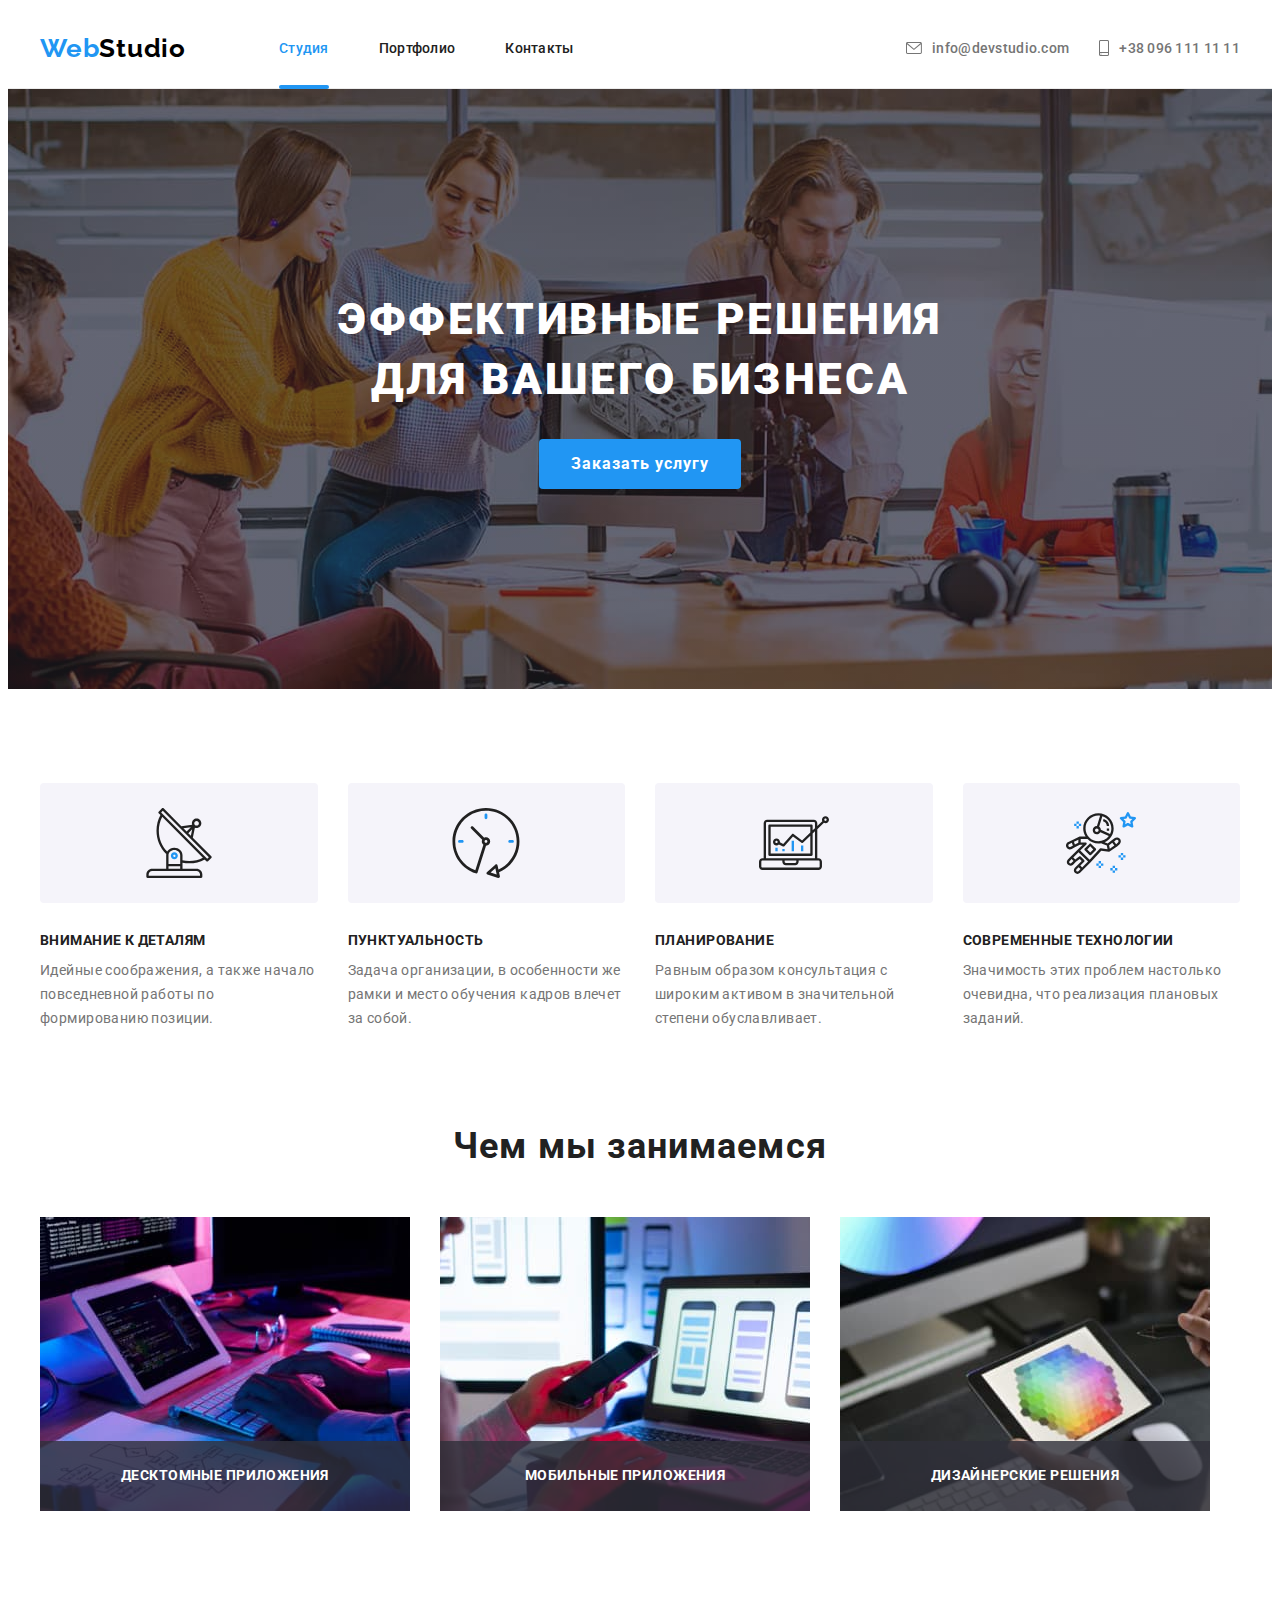
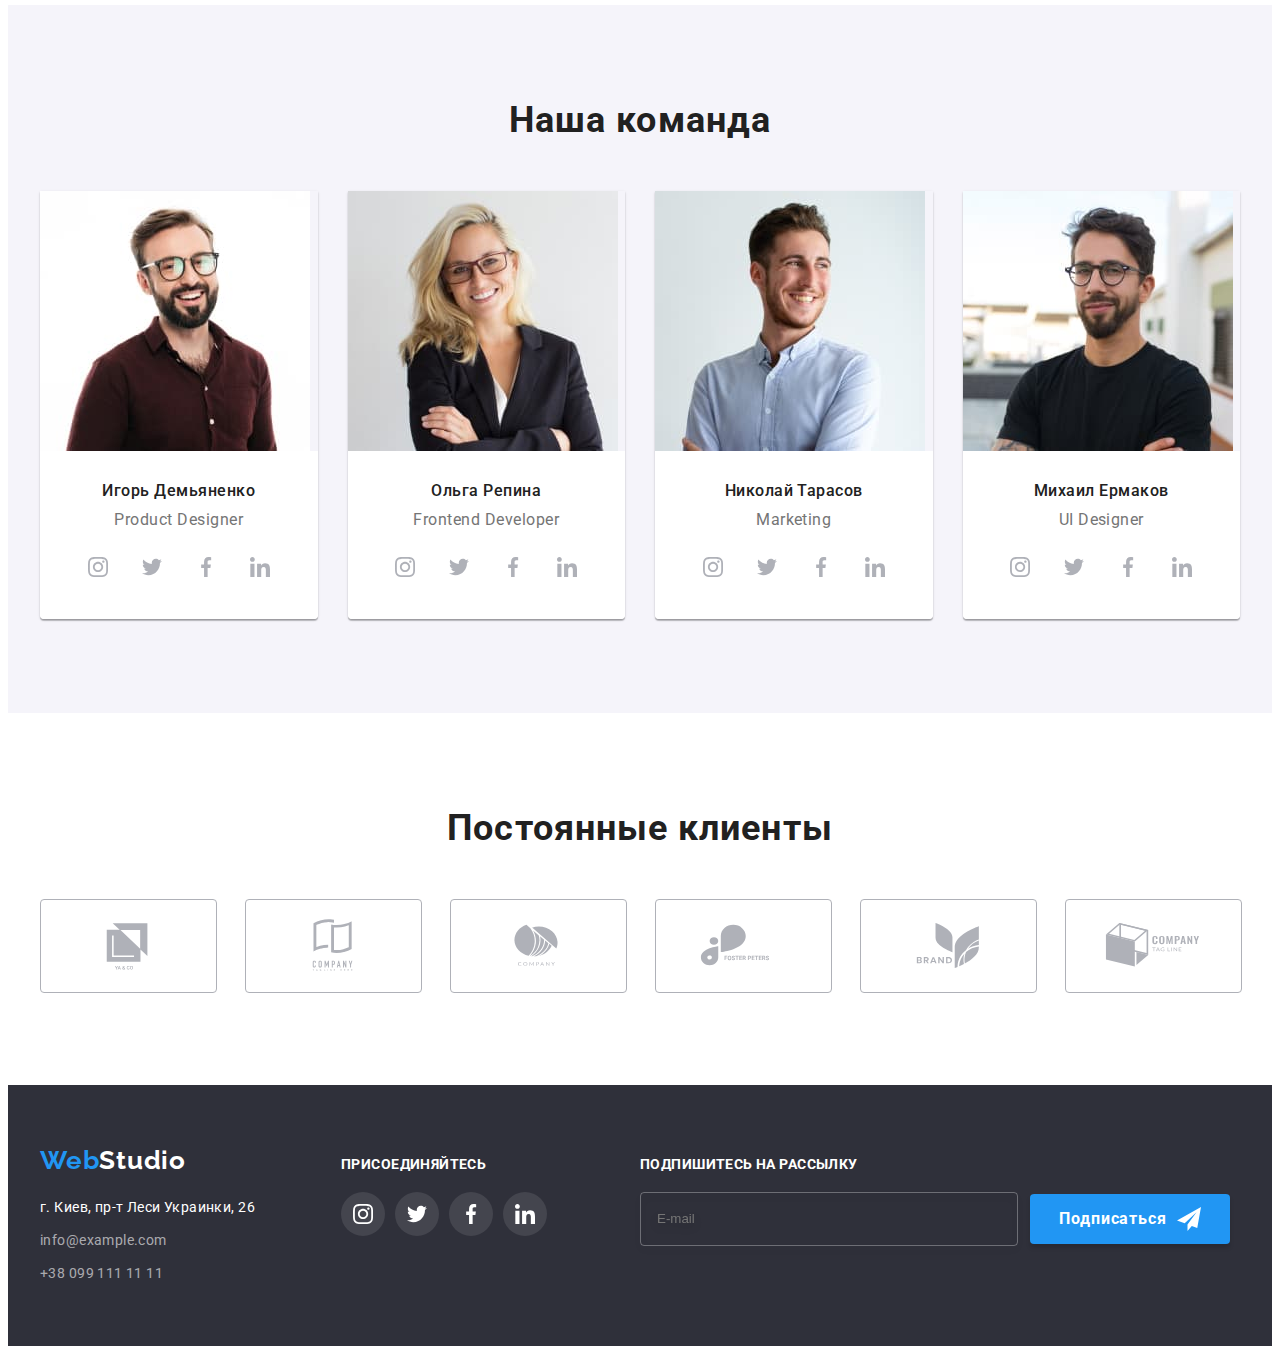
<file: index.html>
<!DOCTYPE html>
<html lang="ru">
  <head>
    <meta charset="UTF-8" />
    <meta http-equiv="X-UA-Compatible" content="IE=edge" />
    <meta name="viewport" content="width=device-width, initial-scale=1.0" />
    <title>WebStudio</title>
    <link
      rel="stylesheet"
      href="https://cdnjs.cloudflare.com/ajax/libs/modern-normalize/1.1.0/modern-normalize.min.css"
      integrity="sha512-wpPYUAdjBVSE4KJnH1VR1HeZfpl1ub8YT/NKx4PuQ5NmX2tKuGu6U/JRp5y+Y8XG2tV+wKQpNHVUX03MfMFn9Q=="
      crossorigin="anonymous"
      referrerpolicy="no-referrer"
    />
    <link
      href="https://fonts.googleapis.com/css2?family=Raleway:wght@700&family=Roboto:wght@400;500;700;900&display=swap"
      rel="stylesheet"
    />
    <link rel="stylesheet" href="./css/main.min.css" />
  </head>

  <body>
    <!-- HEADER -->

    <header class="header">
      <div class="container header__container">
        <a href="./index.html" class="logo">Web<span class="logo__dark">Studio</span></a>

        <button type="button" class="menu__open">
          <svg class="menu__icon" width="40" height="40">
            <use href="./images/icons.svg#icon-menu_40px-1"></use>
          </svg>
        </button>

        <nav class="nav">
          <ul class="nav__list">
            <li class="nav__item"><a class="nav__link nav__link--current" href="./index.html">Студия</a></li>
            <li class="nav__item"><a class="nav__link" href="./portfolio.html">Портфолио</a></li>
            <li class="nav__item"><a class="nav__link" href="">Контакты</a></li>
          </ul>
        </nav>

        <ul class="info">
          <li class="info__item">
            <a class="info__link" href="mailto:info@devstudio.com">
              <svg class="info__icon" width="16" height="12">
                <use href="./images/icons.svg#icon-envelope"></use>
              </svg>
              info@devstudio.com
            </a>
          </li>
          <li class="info__item">
            <a class="info__link" href="tel:+380961111111">
              <svg class="info__icon" width="10" height="16">
                <use href="./images/icons.svg#icon-smartphone"></use>
              </svg>
              +38 096 111 11 11
            </a>
          </li>
        </ul>

        <div class="menu is-hidden">

          <div class="menu-top">
            <button type="button" class="menu__close">
            <svg class="menu__icon" width="40" height="40">
              <use href="./images/icons.svg#icon-close_40px-1"></use>
            </svg>
          </button>

            <nav class="mobile">
            <ul class="mobile__list">
              <li class="mobile__item"><a class="mobile__link mobile__link--current" href="./index.html">Студия</a></li>
              <li class="mobile__item"><a class="mobile__link" href="./portfolio.html">Портфолио</a></li>
              <li class="mobile__item"><a class="mobile__link" href="">Контакты</a></li>
            </ul>
          </nav>
          </div>

          <div class="smenu-bottom">
            <ul class="contacts">
            <li class="contacts__item">
              <a class="contacts__link contacts__link--tel" href="tel:+380961111111">
              +38 096 111 11 11
              </a>
            </li>
            <li class="contacts__item">
              <a class="contacts__link" href="mailto:info@devstudio.com">
                info@devstudio.com
              </a>
            </li>
          </ul>

          <ul class="menu-social">
            <li class="menu-social__item">
              <a class="menu-social__link" href="">Instagram</a>
            </li">
            <li class="menu-social__item">
              <a class="menu-social__link" href="">Twitter</a>
            </li>
            <li class="menu-social__item">
              <a class="menu-social__link" href="">Facebook</a>
            </li>
            <li class="menu-social__item">
              <a class="menu-social__link" href="">Linkedin</a>
            </li>
          </ul>
          </div>
        </div>
      </div>
    </header>

    <main>
      <!-- SECTION HERO -->

      <section class="hero">
        <div class="container">
          <h1 class="hero__title">
            ЭФФЕКТИВНЫЕ РЕШЕНИЯ <br />
            ДЛЯ ВАШЕГО БИЗНЕСА
          </h1>

          <button type="button" class="hero__button" data-modal-open>
            Заказать услугу
          </button>
        </div>
      </section>

      <!-- SECTION FEATURES -->

      <section class="section">
        <div class="container">
          <h2 class="visually-hidden">Преимущества</h2>

          <ul class="features">
            <li class="features__item">
              <div class="features__div">
                <svg class="features__icon" width="70" height="70">
                  <use href="./images/icons.svg#icon-antenna-1"></use>
                </svg>
              </div>
              <h3 class="features__title">ВНИМАНИЕ К ДЕТАЛЯМ</h3>
              <p class="features__text">
                Идейные соображения, а также начало повседневной работы по формированию
                позиции.
              </p>
            </li>
            <li class="features__item">
              <div class="features__div">
                <svg class="features__icon" width="70" height="70">
                  <use href="./images/icons.svg#icon-clock-1"></use>
                </svg>
              </div>
              <h3 class="features__title">ПУНКТУАЛЬНОСТЬ</h3>
              <p class="features__text">
                Задача организации, в особенности же рамки и место обучения кадров влечет
                за собой.
              </p>
            </li>
            <li class="features__item">
              <div class="features__div">
                <svg class="features__icon" width="70" height="70">
                  <use href="./images/icons.svg#icon-diagram-1"></use>
                </svg>
              </div>
              <h3 class="features__title">ПЛАНИРОВАНИЕ</h3>
              <p class="features__text">
                Равным образом консультация с широким активом в значительной степени
                обуславливает.
              </p>
            </li>
            <li class="features__item">
              <div class="features__div">
                <svg class="features__icon" width="70" height="70">
                  <use href="./images/icons.svg#icon-astronaut-1"></use>
                </svg>
              </div>
              <h3 class="features__title">СОВРЕМЕННЫЕ ТЕХНОЛОГИИ</h3>
              <p class="features__text">
                Значимость этих проблем настолько очевидна, что реализация плановых
                заданий.
              </p>
            </li>
          </ul>
        </div>
      </section>

      <!-- SECTION WORKS -->

      <section class="section section--works section--no-padding-top">
        <div class="container">
          <h2 class="section__title">Чем мы занимаемся</h2>

          <ul class="works">
            <li class="works__item">
              <picture>
                <source
                  srcset="
                    ./images/desktop-imgs/works/works1-desktop@x1.jpg 1x,
                    ./images/desktop-imgs/works/works1-desktop@x2.jpg 2x
                  "
                  type="image/jpeg"
                  media="(min-width: 1200px)"
                />
                <img
                  src="./images/desktop-imgs/works/works1-desktop@x1.jpg"
                  alt="Человек печатает на клавиатуре"
                />
              </picture>
              <p class="works__text">ДЕСКТОМНЫЕ ПРИЛОЖЕНИЯ</p>
            </li>
            <li class="works__item">
              <picture>
                <source
                  srcset="
                    ./images/desktop-imgs/works/works2-desktop@x1.jpg 1x,
                    ./images/desktop-imgs/works/works2-desktop@x2.jpg 2x
                  "
                  type="image/jpeg"
                  media="(min-width: 1200px)"
                />
                <img
                  src="./images/desktop-imgs/works/works2-desktop@x1.jpg"
                  alt="Человек смотрит на телефон"
                />
              </picture>
              <p class="works__text">МОБИЛЬНЫЕ ПРИЛОЖЕНИЯ</p>
            </li>
            <li class="works__item">
              <picture>
                <source
                  srcset="
                    ./images/desktop-imgs/works/works3-desktop@x1.jpg 1x,
                    ./images/desktop-imgs/works/works3-desktop@x2.jpg 2x
                  "
                  type="image/jpeg"
                  media="(min-width: 1200px)"
                />
                <img
                  src="./images/desktop-imgs/works/works3-desktop@x1.jpg"
                  alt="Человек рисует на планшете"
                />
              </picture>
              <p class="works__text">ДИЗАЙНЕРСКИЕ РЕШЕНИЯ</p>
            </li>
          </ul>
        </div>
      </section>

      <!-- SECTION TEAM -->

      <section class="section section--team-background">
        <div class="container">
          <h2 class="section__title">Наша команда</h2>

          <ul class="team">
            <li class="team__item">
              <picture>
                <source
                  srcset="
                    ./images/desktop-imgs/team/igor-desktop@x1.jpg 1x,
                    ./images/desktop-imgs/team/igor-desktop@x2.jpg 2x
                  "
                  type="image/jpeg"
                  media="(min-width: 1200px)"
                />
                <source
                  srcset="
                    ./images/tablet-imgs/team/igor-tablet@x1.jpg 1x,
                    ./images/tablet-imgs/team/igor-tablet@x2.jpg 2x
                  "
                  type="image/jpeg"
                  media="(min-width: 768px)"
                />
                <source
                  srcset="
                    ./images/mobile-imgs/team/igor-mobile@x1.jpg 1x,
                    ./images/mobile-imgs/team/igor-mobile@x2.jpg 2x
                  "
                  type="image/jpeg"
                  media="(min-width: 320px)"
                />
                <img
                  src="./images/mobile-imgs/team/igor-mobile@x1.jpg"
                  alt="Фотография улыбающегося парня в очках"
                />
              </picture>
              <div class="team__div">
                <h3 class="team__title">Игорь Демьяненко</h3>
                <p class="team__text">Product Designer</p>
                <ul class="social">
                  <li class="social__item">
                    <a href="" class="social__link">
                      <svg class="social__icon" width="20" height="20">
                        <use href="./images/icons.svg#icon-instagram-2"></use>
                      </svg>
                    </a>
                  </li>
                  <li class="social__item">
                    <a href="" class="social__link">
                      <svg class="social__icon" width="20" height="20">
                        <use href="./images/icons.svg#icon-twitter-1"></use>
                      </svg>
                    </a>
                  </li>
                  <li class="social__item">
                    <a href="" class="social__link">
                      <svg class="social__icon" width="20" height="20">
                        <use href="./images/icons.svg#icon-facebook-1"></use>
                      </svg>
                    </a>
                  </li>
                  <li class="social__item">
                    <a href="" class="social__link">
                      <svg class="social__icon" width="20" height="20">
                        <use href="./images/icons.svg#icon-linkedin-1"></use>
                      </svg>
                    </a>
                  </li>
                </ul>
              </div>
            </li>

            <li class="team__item">
              <picture>
                <source
                  srcset="
                    ./images/desktop-imgs/team/olga-desktop@x1.jpg 1x,
                    ./images/desktop-imgs/team/olga-desktop@x2.jpg 2x
                  "
                  type="image/jpeg"
                  media="(min-width: 1200px)"
                />
                <source
                  srcset="
                    ./images/tablet-imgs/team/olga-tablet@x1.jpg 1x,
                    ./images/tablet-imgs/team/olga-tablet@x2.jpg 2x
                  "
                  type="image/jpeg"
                  media="(min-width: 768px)"
                />
                <source
                  srcset="
                    ./images/mobile-imgs/team/olga-mobile@x1.jpg 1x,
                    ./images/mobile-imgs/team/olga-mobile@x2.jpg 2x
                  "
                  type="image/jpeg"
                  media="(min-width: 320px)"
                />
                <img
                  src="./images/mobile-imgs/team/olga-mobile@x1.jpg"
                  alt="Фотография девушки в очках"
                />
              </picture>
              <div class="team__div">
                <h3 class="team__title">Ольга Репина</h3>
                <p class="team__text">Frontend Developer</p>
                <ul class="social">
                  <li class="social__item">
                    <a href="" class="social__link">
                      <svg class="social__icon" width="20" height="20">
                        <use href="./images/icons.svg#icon-instagram-2"></use>
                      </svg>
                    </a>
                  </li>
                  <li class="social__item">
                    <a href="" class="social__link">
                      <svg class="social__icon" width="20" height="20">
                        <use href="./images/icons.svg#icon-twitter-1"></use>
                      </svg>
                    </a>
                  </li>
                  <li class="social__item">
                    <a href="" class="social__link">
                      <svg class="social__icon" width="20" height="20">
                        <use href="./images/icons.svg#icon-facebook-1"></use>
                      </svg>
                    </a>
                  </li>
                  <li class="social__item">
                    <a href="" class="social__link">
                      <svg class="social__icon" width="20" height="20">
                        <use href="./images/icons.svg#icon-linkedin-1"></use>
                      </svg>
                    </a>
                  </li>
                </ul>
              </div>
            </li>

            <li class="team__item">
              <picture>
                <source
                  srcset="
                    ./images/desktop-imgs/team/nikolay-desktop@x1.jpg 1x,
                    ./images/desktop-imgs/team/nikolay-desktop@x2.jpg 2x
                  "
                  type="image/jpeg"
                  media="(min-width: 1200px)"
                />
                <source
                  srcset="
                    ./images/tablet-imgs/team/nikolay-tablet@x1.jpg 1x,
                    ./images/tablet-imgs/team/nikolay-tablet@x2.jpg 2x
                  "
                  type="image/jpeg"
                  media="(min-width: 768px)"
                />
                <source
                  srcset="
                    ./images/mobile-imgs/team/nikolay-mobile@x1.jpg 1x,
                    ./images/mobile-imgs/team/nikolay-mobile@x2.jpg 2x
                  "
                  type="image/jpeg"
                  media="(min-width: 320px)"
                />
                <img
                  src="./images/mobile-imgs/team/nikolay-mobile@x1.jpg"
                  alt="Фотография улыбающегося парня"
                />
              </picture>
              <div class="team__div">
                <h3 class="team__title">Николай Тарасов</h3>
                <p class="team__text">Marketing</p>
                <ul class="social">
                  <li class="social__item">
                    <a href="" class="social__link">
                      <svg class="social__icon" width="20" height="20">
                        <use href="./images/icons.svg#icon-instagram-2"></use>
                      </svg>
                    </a>
                  </li>
                  <li class="social__item">
                    <a href="" class="social__link">
                      <svg class="social__icon" width="20" height="20">
                        <use href="./images/icons.svg#icon-twitter-1"></use>
                      </svg>
                    </a>
                  </li>
                  <li class="social__item">
                    <a href="" class="social__link">
                      <svg class="social__icon" width="20" height="20">
                        <use href="./images/icons.svg#icon-facebook-1"></use>
                      </svg>
                    </a>
                  </li>
                  <li class="social__item">
                    <a href="" class="social__link">
                      <svg class="social__icon" width="20" height="20">
                        <use href="./images/icons.svg#icon-linkedin-1"></use>
                      </svg>
                    </a>
                  </li>
                </ul>
              </div>
            </li>

            <li class="team__item">
              <picture>
                <source
                  srcset="
                    ./images/desktop-imgs/team/mihail-desktop@x1.jpg 1x,
                    ./images/desktop-imgs/team/mihail-desktop@x2.jpg 2x
                  "
                  type="image/jpeg"
                  media="(min-width: 1200px)"
                />
                <source
                  srcset="
                    ./images/tablet-imgs/team/mihail-tablet@x1.jpg 1x,
                    ./images/tablet-imgs/team/mihail-tablet@x2.jpg 2x
                  "
                  type="image/jpeg"
                  media="(min-width: 768px)"
                />
                <source
                  srcset="
                    ./images/mobile-imgs/team/mihail-mobile@x1.jpg 1x,
                    ./images/mobile-imgs/team/mihail-mobile@x2.jpg 2x
                  "
                  type="image/jpeg"
                  media="(min-width: 320px)"
                />
                <img
                  src="./images/mobile-imgs/team/mihail-mobile@x1.jpg"
                  alt="Фотография парня в очках"
                />
              </picture>
              <div class="team__div">
                <h3 class="team__title">Михаил Ермаков</h3>
                <p class="team__text">UI Designer</p>
                <ul class="social">
                  <li class="social__item">
                    <a href="" class="social__link">
                      <svg class="social__icon" width="20" height="20">
                        <use href="./images/icons.svg#icon-instagram-2"></use>
                      </svg>
                    </a>
                  </li>
                  <li class="social__item">
                    <a href="" class="social__link">
                      <svg class="social__icon" width="20" height="20">
                        <use href="./images/icons.svg#icon-twitter-1"></use>
                      </svg>
                    </a>
                  </li>
                  <li class="social__item">
                    <a href="" class="social__link">
                      <svg class="social__icon" width="20" height="20">
                        <use href="./images/icons.svg#icon-facebook-1"></use>
                      </svg>
                    </a>
                  </li>
                  <li class="social__item">
                    <a href="" class="social__link">
                      <svg class="social__icon" width="20" height="20">
                        <use href="./images/icons.svg#icon-linkedin-1"></use>
                      </svg>
                    </a>
                  </li>
                </ul>
              </div>
            </li>
          </ul>
        </div>
      </section>

      <!-- SECTION COMPANY -->

      <section class="section">
        <div class="container">
          <h2 class="section__title">Постоянные клиенты</h2>

          <ul class="company">
            <li class="company__item">
              <a href="" class="company__link">
                <svg class="company__icon" width="106" height="60">
                  <use href="./images/icons.svg#icon-Logo"></use>
                </svg>
              </a>
            </li>
            <li class="company__item">
              <a href="" class="company__link">
                <svg class="company__icon" width="106" height="60">
                  <use href="./images/icons.svg#icon-Logo-1"></use>
                </svg>
              </a>
            </li>
            <li class="company__item">
              <a href="" class="company__link">
                <svg class="company__icon" width="106" height="60">
                  <use href="./images/icons.svg#icon-Logo-2"></use>
                </svg>
              </a>
            </li>
            <li class="company__item">
              <a href="" class="company__link">
                <svg class="company__icon" width="106" height="60">
                  <use href="./images/icons.svg#icon-Logo-3"></use>
                </svg>
              </a>
            </li>
            <li class="company__item">
              <a href="" class="company__link">
                <svg class="company__icon" width="106" height="60">
                  <use href="./images/icons.svg#icon-Logo-4"></use>
                </svg>
              </a>
            </li>
            <li class="company__item">
              <a href="" class="company__link">
                <svg class="company__icon" width="106" height="60">
                  <use href="./images/icons.svg#icon-Logo-5"></use>
                </svg>
              </a>
            </li>
          </ul>
        </div>
      </section>
    </main>

    <!-- SECTION FOOTER -->

    <footer class="footer footer-section">
      <div class="container">
        <div class="footer__content">
          <div class="footer__tablet">
            <div class="footer__first">
            <a href="/index.html" class="logo__footer">Web<span class="logo__white">Studio</span></a>

            <address class="address">
            <ul class="address__list">
              <li class="address__item">
                <a class="address__link" href="http://surl.li/anqcu">г. Киев, пр-т Леси Украинки, 26</a>
              </li>
              <li class="address__item">
                <a class="address__link-footer" href="mailto:info@example.com">info@example.com</a>
              </li>
              <li class="address__item">
                <a class="address__link-footer" href="tel:+380991111111">+38 099 111 11 11</a>
              </li>
            </ul>
            </address>  
          </div>

          <div class="footer-social">
            <p class="footer-social__text">ПРИСОЕДИНЯЙТЕСЬ</p>

           <ul class="footer-social__list">
                  <li class="footer-social__item">
                    <a href="" class="footer-social__link">
                      <svg class="footer-social__icon" width="20" height="20">
                        <use href="./images/icons.svg#icon-instagram-2"></use>
                      </svg>
                    </a>
                  </li>
                  <li class="footer-social__item">
                    <a href="" class="footer-social__link">
                      <svg class="footer-social__icon" width="20" height="20">
                        <use href="./images/icons.svg#icon-twitter-1"></use>
                      </svg>
                    </a>
                  </li>
                  <li class="footer-social__item">
                    <a href="" class="footer-social__link">
                      <svg class="footer-social__icon" width="20" height="20">
                        <use href="./images/icons.svg#icon-facebook-1"></use>
                      </svg>
                    </a>
                  </li>
                  <li class="footer-social__item">
                    <a href="" class="footer-social__link">
                      <svg class="footer-social__icon" width="20" height="20">
                        <use href="./images/icons.svg#icon-linkedin-1"></use>
                      </svg>
                    </a>
                  </li>
                </ul>
          </div>
          </div>

          <div class="footer-form">
          <p class="footer-form__title">ПОДПИШИТЕСЬ НА РАССЫЛКУ</p>

          <form class="footer-form__form">
            <input type="email" name="footer-email" id="footer-email" class="footer-form__input" placeholder="E-mail">
            <button type="submit" class="footer-form__btn">Подписаться
              <svg class="footer-form__icon" width="24" height="24">
                <use href="./images/icons.svg#icon-icon-send-1"></use>
              </svg>
            </button>
          </form>
          </div>
        </div>
      </div>
    </footer>

    <!-- МОДАЛЬНОЕ ОКНО -->

    <div class="backdrop is-hidden" data-modal>
      <div class="modal">
        <button type="button" class="modal__btn" data-modal-close>
          <svg class="modal__icon" width="18" height="18">
            <use href="./images/icons.svg#icon-close-black-1"></use>
          </svg>
        </button>

        <form class="form">
          <p class="form__title">Оставьте свои данные, мы вам перезвоним</p>

          <div class="form__field">
            <label for="user-name" class="form__label">Имя</label>
            <div class="form__wrap">
              <input type="text" name="user-name" class="form__input" id="user-name">
              <svg class="form__icon" width="18" height="18">
                <use href="./images/icons.svg#icon-person-black-1"></use>
              </svg>
            </div>
          </div>

          <div class="form__field">
            <label for="user-tel" class="form__label">Телефон</label>
            <div class="form__wrap">
              <input type="tel" name="user-tel" class="form__input" id="user-tel">
              <svg class="form__icon" width="18" height="18">
                <use href="./images/icons.svg#icon-phone-black-1"></use>
              </svg>
            </div>
          </div>

          <div class="form__field">
            <label for="user-email" class="form__label">Почта</label>
            <div class="form__wrap">
              <input type="email" name="user-email" class="form__input" id="user-email">
              <svg class="form__icon" width="18" height="18">
                <use href="./images/icons.svg#icon-email-black-1"></use>
              </svg>
            </div>
          </div>

          <div class="form__textarea">
            <label for="user-text" class="form__label">Комментарий</label>
            <textarea name="user-text" id="user-text" placeholder="Введите текст" class="form__text"></textarea>
          </div>

          <div class="form__check-field">
            <label class="form__check-label">
              <input type="checkbox" name="modal-check" class="form__check-input visually-hidden">
                <svg class="form__start-icon" width="16" height="15">
                  <use href="./images/icons.svg#icon-Vector-1"></use>
                </svg>
                <svg class="form__finish-icon" width="16" height="15">
                  <use href="./images/icons.svg#icon-icon-check-1"></use>
                </svg>
              Соглашаюсь с рассылкой и принимаю
              <a href="" class="form__link">Условия договора</a>
            </label>
          </div>

          <button type="submit" class="form__btn">Отправить</button>
        </form>
      </div>
    </div>
    <script src="./js/modal.js"></script>
    <script src="./js/mobile-menu.js"></script>
  </body>
</html>
</file>
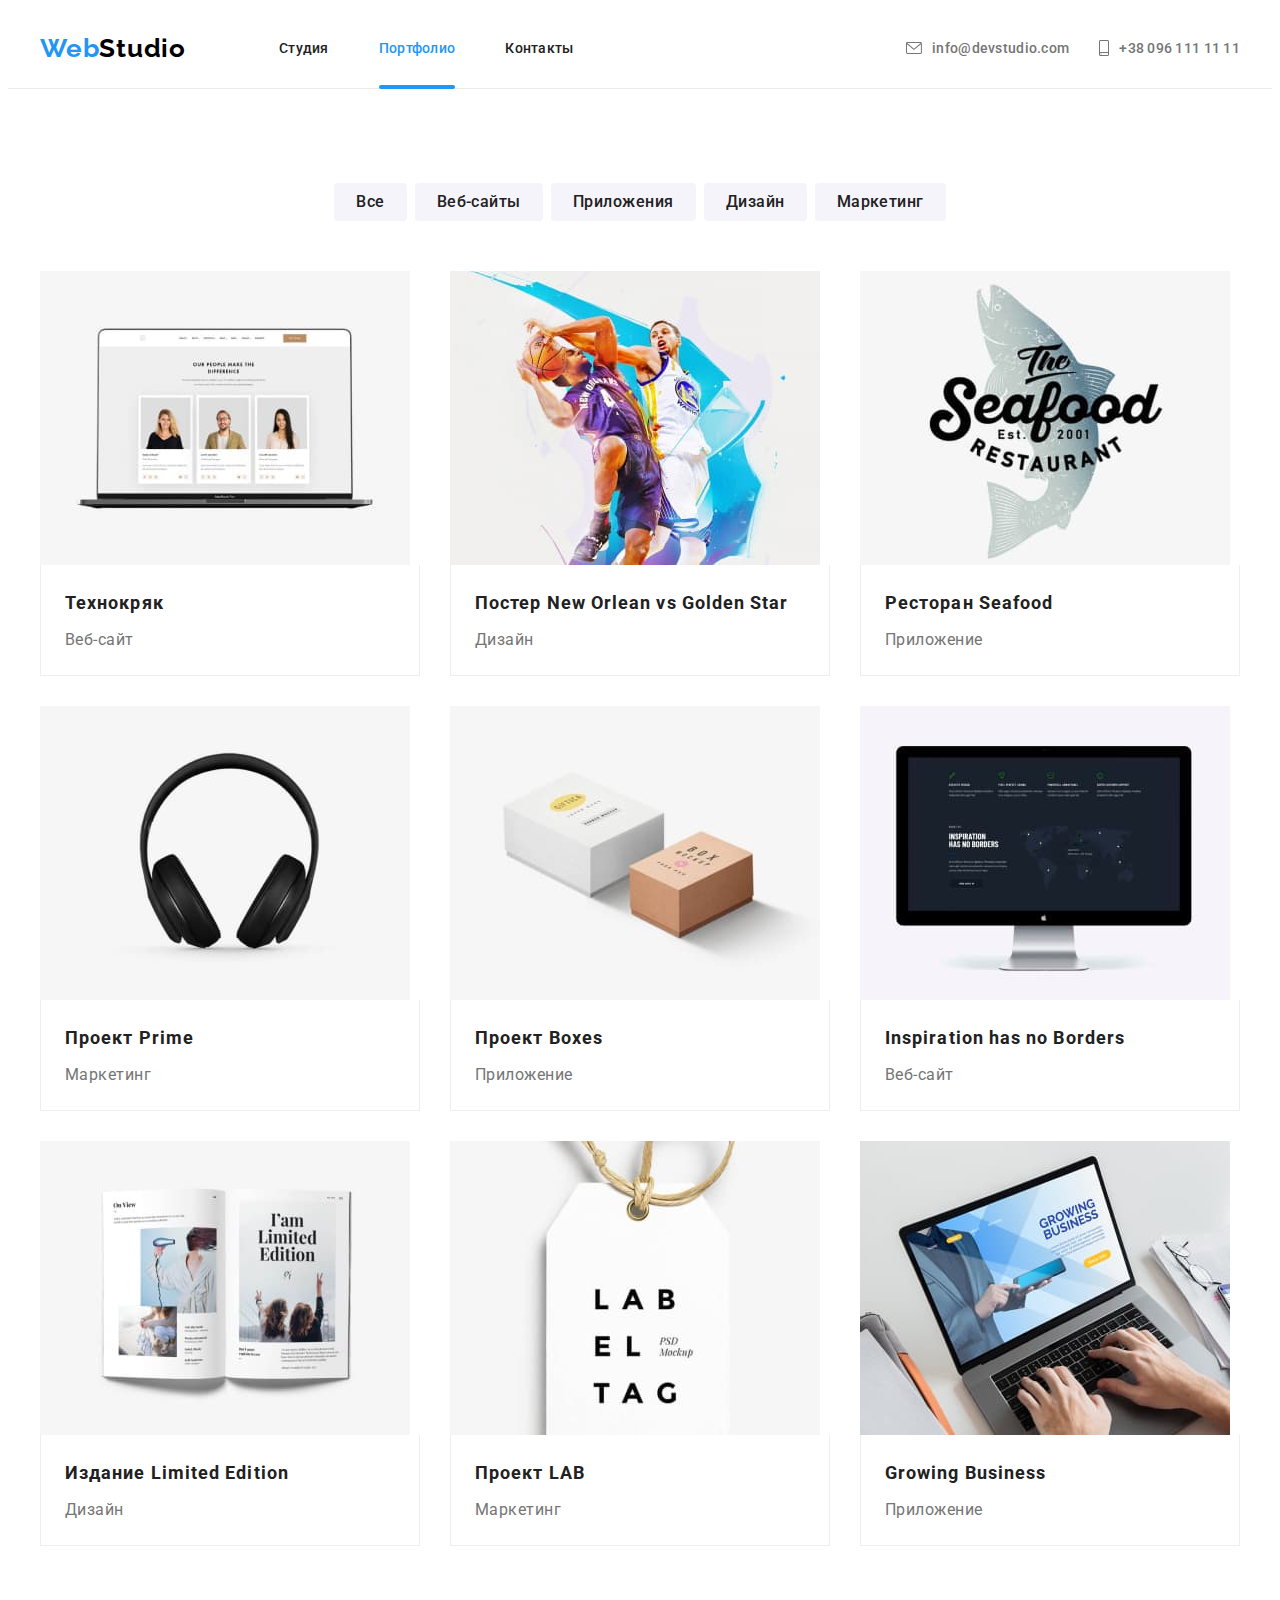
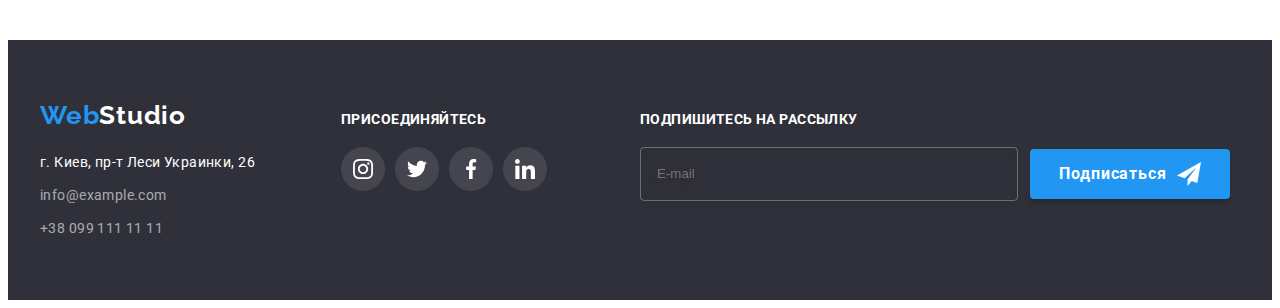
<file: portfolio.html>
<!DOCTYPE html>
<html lang="ru">
  <head>
    <meta charset="UTF-8" />
    <meta http-equiv="X-UA-Compatible" content="IE=edge" />
    <meta name="viewport" content="width=device-width, initial-scale=1.0" />
    <title>WebStudio</title>
    <link
      rel="stylesheet"
      href="https://cdnjs.cloudflare.com/ajax/libs/modern-normalize/1.1.0/modern-normalize.min.css"
      integrity="sha512-wpPYUAdjBVSE4KJnH1VR1HeZfpl1ub8YT/NKx4PuQ5NmX2tKuGu6U/JRp5y+Y8XG2tV+wKQpNHVUX03MfMFn9Q=="
      crossorigin="anonymous"
      referrerpolicy="no-referrer"
    />
    <link
      href="https://fonts.googleapis.com/css2?family=Raleway:wght@700&family=Roboto:wght@400;500;700;900&display=swap"
      rel="stylesheet"
    />
    <link rel="stylesheet" href="./css/main.min.css">
  </head>

  <body>

    <header class="header">
      <div class="container header__container">
        <a href="./index.html" class="logo">Web<span class="logo__dark">Studio</span></a>

        <button type="button" class="menu__open">
          <svg class="menu__icon" width="40" height="40">
            <use href="./images/icons.svg#icon-menu_40px-1"></use>
          </svg>
        </button>

        <nav class="nav">
          <ul class="nav__list">
            <li class="nav__item"><a class="nav__link" href="./index.html">Студия</a></li>
            <li class="nav__item"><a class="nav__link nav__link--current" href="./portfolio.html">Портфолио</a></li>
            <li class="nav__item"><a class="nav__link" href="">Контакты</a></li>
          </ul>
        </nav>

        <ul class="info">
          <li class="info__item">
            <a class="info__link" href="mailto:info@devstudio.com">
              <svg class="info__icon" width="16" height="12">
                <use href="./images/icons.svg#icon-envelope"></use>
              </svg>
              info@devstudio.com
            </a>
          </li>
          <li class="info__item">
            <a class="info__link" href="tel:+380961111111">
              <svg class="info__icon" width="10" height="16">
                <use href="./images/icons.svg#icon-smartphone"></use>
              </svg>
              +38 096 111 11 11
            </a>
          </li>
        </ul>

        <div class="menu is-hidden">

          <div class="menu-top">
            <button type="button" class="menu__close">
            <svg class="menu__icon" width="40" height="40">
              <use href="./images/icons.svg#icon-close_40px-1"></use>
            </svg>
          </button>

            <nav class="mobile">
            <ul class="mobile__list">
              <li class="mobile__item"><a class="mobile__link" href="./index.html">Студия</a></li>
              <li class="mobile__item"><a class="mobile__link mobile__link--current" href="./portfolio.html">Портфолио</a></li>
              <li class="mobile__item"><a class="mobile__link" href="">Контакты</a></li>
            </ul>
          </nav>
          </div>

          <div class="smenu-bottom">
            <ul class="contacts">
            <li class="contacts__item">
              <a class="contacts__link contacts__link--tel" href="tel:+380961111111">
              +38 096 111 11 11
              </a>
            </li>
            <li class="contacts__item">
              <a class="contacts__link" href="mailto:info@devstudio.com">
                info@devstudio.com
              </a>
            </li>
          </ul>

          <ul class="menu-social">
            <li class="menu-social__item">
              <a class="menu-social__link" href="">Instagram</a>
            </li">
            <li class="menu-social__item">
              <a class="menu-social__link" href="">Twitter</a>
            </li>
            <li class="menu-social__item">
              <a class="menu-social__link" href="">Facebook</a>
            </li>
            <li class="menu-social__item">
              <a class="menu-social__link" href="">Linkedin</a>
            </li>
          </ul>
          </div>
        </div>
      </div>
    </header>

    <main>
      <section class="section">
        <div class=" container">
          <h1 hidden>Наши работы</h1>

          <ul class="filter">
            <li class="filter__item"><button class="filter__btn" type="button">Все</button></li>
            <li class="filter__item"><button class="filter__btn" type="button">Веб-сайты</button></li>
            <li class="filter__item"><button class="filter__btn" type="button">Приложения</button></li>
            <li class="filter__item"><button class="filter__btn" type="button">Дизайн</button></li>
            <li class="filter__item"><button class="filter__btn" type="button">Маркетинг</button></li>
          </ul>

          <ul class="projects">
            <li class="projects__item">
              <a class="projects__link" href="">
                <div class="projects__wrap">
                  <picture>
                    <source
                      srcset="
                        ./images/desktop-imgs/portfolio/portfolio-1-desktop@x1.jpg 1x,
                        ./images/desktop-imgs/portfolio/portfolio-1-desktop@x2.jpg 2x
                      "
                      type="image/jpeg"
                      media="(min-width: 1200px)"
                    />
                    <source
                      srcset="
                        ./images/tablet-imgs/portfolio/portfolio-1-tablet@x1.jpg 1x,
                        ./images/tablet-imgs/portfolio/portfolio-1-tablet@x2.jpg 2x
                      "
                      type="image/jpeg"
                      media="(min-width: 768px)"
                    />
                    <source
                      srcset="
                        ./images/mobile-imgs/portfolio/portfolio-1-mobile@x1.jpg 1x,
                        ./images/mobile-imgs/portfolio/portfolio-1-mobile@x2.jpg 2x
                      "
                      type="image/jpeg"
                      media="(min-width: 320px)"
                    />
                    <img
                      src="./images/mobile-imgs/portfolio/portfolio-1-mobile@x1.jpg"
                      alt="Фотография девушки в очках"
                    />
                  </picture>
                  <p class="projects__wrap-text">
                    Технокряк это современная площадка распространения коронавируса. Компании используют эту платформу для цифрового шпионажа и атак на защищённые сервера конкурентов.
                  </p>
                </div>
                <div class="projects__div">
                  <h2 class="projects__title">Технокряк</h2>
                  <p class="projects__text">Веб-сайт</p>
                </div>
              </a>
            </li>

            <li class="projects__item">
              <a class="projects__link" href="">
                <div class="projects__wrap">
                  <picture>
                    <source
                      srcset="
                        ./images/desktop-imgs/portfolio/portfolio-2-desktop@x1.jpg 1x,
                        ./images/desktop-imgs/portfolio/portfolio-2-desktop@x2.jpg 2x
                      "
                      type="image/jpeg"
                      media="(min-width: 1200px)"
                    />
                    <source
                      srcset="
                        ./images/tablet-imgs/portfolio/portfolio-2-tablet@x1.jpg 1x,
                        ./images/tablet-imgs/portfolio/portfolio-2-tablet@x2.jpg 2x
                      "
                      type="image/jpeg"
                      media="(min-width: 768px)"
                    />
                    <source
                      srcset="
                        ./images/mobile-imgs/portfolio/portfolio-2-mobile@x1.jpg 1x,
                        ./images/mobile-imgs/portfolio/portfolio-2-mobile@x2.jpg 2x
                      "
                      type="image/jpeg"
                      media="(min-width: 320px)"
                    />
                    <img
                      src="./images/mobile-imgs/portfolio/portfolio-2-mobile@x1.jpg"
                      alt="Фотография девушки в очках"
                    />
                  </picture>
                  <p class="projects__wrap-text">
                    Ресурс предлагает комплексные предложения с разным уровнем функционала и сервисов. Все это позволит посетителю получить исчерпывающие сведения о компании или частном лице.
                  </p>
                </div>
                <div class="projects__div">
                  <h2 class="projects__title">Постер New Orlean vs Golden Star</h2>
                  <p class="projects__text">Дизайн</p>
                </div>
              </a>
            </li>

            <li class="projects__item">
              <a class="projects__link" href="">
                <div class="projects__wrap">
                  <picture>
                    <source
                      srcset="
                        ./images/desktop-imgs/portfolio/portfolio-3-desktop@x1.jpg 1x,
                        ./images/desktop-imgs/portfolio/portfolio-3-desktop@x2.jpg 2x
                      "
                      type="image/jpeg"
                      media="(min-width: 1200px)"
                    />
                    <source
                      srcset="
                        ./images/tablet-imgs/portfolio/portfolio-3-tablet@x1.jpg 1x,
                        ./images/tablet-imgs/portfolio/portfolio-3-tablet@x2.jpg 2x
                      "
                      type="image/jpeg"
                      media="(min-width: 768px)"
                    />
                    <source
                      srcset="
                        ./images/mobile-imgs/portfolio/portfolio-3-mobile@x1.jpg 1x,
                        ./images/mobile-imgs/portfolio/portfolio-3-mobile@x2.jpg 2x
                      "
                      type="image/jpeg"
                      media="(min-width: 320px)"
                    />
                    <img
                      src="./images/mobile-imgs/portfolio/portfolio-3-mobile@x1.jpg"
                      alt="Фотография девушки в очках"
                    />
                  </picture>
                  <p class="projects__wrap-text">
                    Технокряк это современная площадка распространения коронавируса. Компании используют эту платформу для цифрового шпионажа и атак на защищённые сервера конкурентов.
                  </p>
                </div>
                <div class="projects__div">
                  <h2 class="projects__title">Ресторан Seafood</h2>
                  <p class="projects__text">Приложение</p>
                </div>
              </a>
            </li>

            <li class="projects__item">
              <a class="projects__link" href="">
                <div class="projects__wrap">
                  <picture>
                    <source
                      srcset="
                        ./images/desktop-imgs/portfolio/portfolio-4-desktop@x1.jpg 1x,
                        ./images/desktop-imgs/portfolio/portfolio-4-desktop@x2.jpg 2x
                      "
                      type="image/jpeg"
                      media="(min-width: 1200px)"
                    />
                    <source
                      srcset="
                        ./images/tablet-imgs/portfolio/portfolio-4-tablet@x1.jpg 1x,
                        ./images/tablet-imgs/portfolio/portfolio-4-tablet@x2.jpg 2x
                      "
                      type="image/jpeg"
                      media="(min-width: 768px)"
                    />
                    <source
                      srcset="
                        ./images/mobile-imgs/portfolio/portfolio-4-mobile@x1.jpg 1x,
                        ./images/mobile-imgs/portfolio/portfolio-4-mobile@x2.jpg 2x
                      "
                      type="image/jpeg"
                      media="(min-width: 320px)"
                    />
                    <img
                      src="./images/mobile-imgs/portfolio/portfolio-4-mobile@x1.jpg"
                      alt="Фотография девушки в очках"
                    />
                  </picture>
                  <p class="projects__wrap-text">
                    Технокряк это современная площадка распространения коронавируса. Компании используют эту платформу для цифрового шпионажа и атак на защищённые сервера конкурентов.
                  </p>
                </div>
                <div class="projects__div">
                  <h2 class="projects__title">Проект Prime</h2>
                  <p class="projects__text">Маркетинг</p>
                </div>
              </a>
            </li>

            <li class="projects__item">
              <a class="projects__link" href="">
                <div class="projects__wrap">
                  <picture>
                    <source
                      srcset="
                        ./images/desktop-imgs/portfolio/portfolio-5-desktop@x1.jpg 1x,
                        ./images/desktop-imgs/portfolio/portfolio-5-desktop@x2.jpg 2x
                      "
                      type="image/jpeg"
                      media="(min-width: 1200px)"
                    />
                    <source
                      srcset="
                        ./images/tablet-imgs/portfolio/portfolio-5-tablet@x1.jpg 1x,
                        ./images/tablet-imgs/portfolio/portfolio-5-tablet@x2.jpg 2x
                      "
                      type="image/jpeg"
                      media="(min-width: 768px)"
                    />
                    <source
                      srcset="
                        ./images/mobile-imgs/portfolio/portfolio-5-mobile@x1.jpg 1x,
                        ./images/mobile-imgs/portfolio/portfolio-5-mobile@x2.jpg 2x
                      "
                      type="image/jpeg"
                      media="(min-width: 320px)"
                    />
                    <img
                      src="./images/mobile-imgs/portfolio/portfolio-5-mobile@x1.jpg"
                      alt="Фотография девушки в очках"
                    />
                  </picture>
                  <p class="projects__wrap-text">
                    Технокряк это современная площадка распространения коронавируса. Компании используют эту платформу для цифрового шпионажа и атак на защищённые сервера конкурентов.
                  </p>
                </div>
                <div class="projects__div">
                  <h2 class="projects__title">Проект Boxes</h2>
                  <p class="projects__text">Приложение</p>
                </div>
              </a>
            </li>

            <li class="projects__item">
              <a class="projects__link" href="">
                <div class="projects__wrap">
                  <picture>
                    <source
                      srcset="
                        ./images/desktop-imgs/portfolio/portfolio-6-desktop@x1.jpg 1x,
                        ./images/desktop-imgs/portfolio/portfolio-6-desktop@x2.jpg 2x
                      "
                      type="image/jpeg"
                      media="(min-width: 1200px)"
                    />
                    <source
                      srcset="
                        ./images/tablet-imgs/portfolio/portfolio-6-tablet@x1.jpg 1x,
                        ./images/tablet-imgs/portfolio/portfolio-6-tablet@x2.jpg 2x
                      "
                      type="image/jpeg"
                      media="(min-width: 768px)"
                    />
                    <source
                      srcset="
                        ./images/mobile-imgs/portfolio/portfolio-6-mobile@x1.jpg 1x,
                        ./images/mobile-imgs/portfolio/portfolio-6-mobile@x2.jpg 2x
                      "
                      type="image/jpeg"
                      media="(min-width: 320px)"
                    />
                    <img
                      src="./images/mobile-imgs/portfolio/portfolio-6-mobile@x1.jpg"
                      alt="Фотография девушки в очках"
                    />
                  </picture>
                  <p class="projects__wrap-text">
                    Технокряк это современная площадка распространения коронавируса. Компании используют эту платформу для цифрового шпионажа и атак на защищённые сервера конкурентов.
                  </p>
                </div>
                <div class="projects__div">
                  <h2 class="projects__title">Inspiration has no Borders</h2>
                  <p class="projects__text">Веб-сайт</p>
                </div>
              </a>
            </li>

            <li class="projects__item">
              <a class="projects__link" href="">
                <div class="projects__wrap">
                  <picture>
                    <source
                      srcset="
                        ./images/desktop-imgs/portfolio/portfolio-7-desktop@x1.jpg 1x,
                        ./images/desktop-imgs/portfolio/portfolio-7-desktop@x2.jpg 2x
                      "
                      type="image/jpeg"
                      media="(min-width: 1200px)"
                    />
                    <source
                      srcset="
                        ./images/tablet-imgs/portfolio/portfolio-7-tablet@x1.jpg 1x,
                        ./images/tablet-imgs/portfolio/portfolio-7-tablet@x2.jpg 2x
                      "
                      type="image/jpeg"
                      media="(min-width: 768px)"
                    />
                    <source
                      srcset="
                        ./images/mobile-imgs/portfolio/portfolio-7-mobile@x1.jpg 1x,
                        ./images/mobile-imgs/portfolio/portfolio-7-mobile@x2.jpg 2x
                      "
                      type="image/jpeg"
                      media="(min-width: 320px)"
                    />
                    <img
                      src="./images/mobile-imgs/portfolio/portfolio-7-mobile@x1.jpg"
                      alt="Фотография девушки в очках"
                    />
                  </picture>
                  <p class="projects__wrap-text">
                    Технокряк это современная площадка распространения коронавируса. Компании используют эту платформу для цифрового шпионажа и атак на защищённые сервера конкурентов.
                  </p>
                </div>
                <div class="projects__div">
                  <h2 class="projects__title">Издание Limited Edition</h2>
                  <p class="projects__text">Дизайн</p>
                </div>
              </a>
            </li>

            <li class="projects__item">
              <a class="projects__link" href="">
                <div class="projects__wrap">
                  <picture>
                    <source
                      srcset="
                        ./images/desktop-imgs/portfolio/portfolio-8-desktop@x1.jpg 1x,
                        ./images/desktop-imgs/portfolio/portfolio-8-desktop@x2.jpg 2x
                      "
                      type="image/jpeg"
                      media="(min-width: 1200px)"
                    />
                    <source
                      srcset="
                        ./images/tablet-imgs/portfolio/portfolio-8-tablet@x1.jpg 1x,
                        ./images/tablet-imgs/portfolio/portfolio-8-tablet@x2.jpg 2x
                      "
                      type="image/jpeg"
                      media="(min-width: 768px)"
                    />
                    <source
                      srcset="
                        ./images/mobile-imgs/portfolio/portfolio-8-mobile@x1.jpg 1x,
                        ./images/mobile-imgs/portfolio/portfolio-8-mobile@x2.jpg 2x
                      "
                      type="image/jpeg"
                      media="(min-width: 320px)"
                    />
                    <img
                      src="./images/mobile-imgs/portfolio/portfolio-8-mobile@x1.jpg"
                      alt="Фотография девушки в очках"
                    />
                  </picture>
                  <p class="projects__wrap-text">
                    Технокряк это современная площадка распространения коронавируса. Компании используют эту платформу для цифрового шпионажа и атак на защищённые сервера конкурентов.
                  </p>
                </div>
                <div class="projects__div">
                  <h2 class="projects__title">Проект LAB</h2>
                  <p class="projects__text">Маркетинг</p>
                </div>
              </a>
            </li>

            <li class="projects__item">
              <a class="projects__link" href="">
                <div class="projects__wrap">
                  <picture>
                    <source
                      srcset="
                        ./images/desktop-imgs/portfolio/portfolio-9-desktop@x1.jpg 1x,
                        ./images/desktop-imgs/portfolio/portfolio-9-desktop@x2.jpg 2x
                      "
                      type="image/jpeg"
                      media="(min-width: 1200px)"
                    />
                    <source
                      srcset="
                        ./images/tablet-imgs/portfolio/portfolio-9-tablet@x1.jpg 1x,
                        ./images/tablet-imgs/portfolio/portfolio-9-tablet@x2.jpg 2x
                      "
                      type="image/jpeg"
                      media="(min-width: 768px)"
                    />
                    <source
                      srcset="
                        ./images/mobile-imgs/portfolio/portfolio-9-mobile@x1.jpg 1x,
                        ./images/mobile-imgs/portfolio/portfolio-9-mobile@x2.jpg 2x
                      "
                      type="image/jpeg"
                      media="(min-width: 320px)"
                    />
                    <img
                      src="./images/mobile-imgs/portfolio/portfolio-9-mobile@x1.jpg"
                      alt="Фотография девушки в очках"
                    />
                  </picture>
                  <p class="projects__wrap-text">
                    Ресурс предлагает комплексные предложения с разным уровнем функционала и сервисов. Все это позволит посетителю получить исчерпывающие сведения о компании или частном лице.
                  </p>
                </div>
                <div class="projects__div">
                  <h2 class="projects__title">Growing Business</h2>
                  <p class="projects__text">Приложение</p>
                </div>
              </a>
            </li>
          </ul>
        </div>
      </section>
    </main>

    <footer class="footer footer-section">
      <div class="container">
        <div class="footer__content">
          <div class="footer__tablet">
            <div class="footer__first">
            <a href="/index.html" class="logo__footer">Web<span class="logo__white">Studio</span></a>

            <address class="address">
            <ul class="address__list">
              <li class="address__item">
                <a class="address__link" href="http://surl.li/anqcu">г. Киев, пр-т Леси Украинки, 26</a>
              </li>
              <li class="address__item">
                <a class="address__link-footer" href="mailto:info@example.com">info@example.com</a>
              </li>
              <li class="address__item">
                <a class="address__link-footer" href="tel:+380991111111">+38 099 111 11 11</a>
              </li>
            </ul>
            </address>  
          </div>

          <div class="footer-social">
            <p class="footer-social__text">ПРИСОЕДИНЯЙТЕСЬ</p>

           <ul class="footer-social__list">
                  <li class="footer-social__item">
                    <a href="" class="footer-social__link">
                      <svg class="footer-social__icon" width="20" height="20">
                        <use href="./images/icons.svg#icon-instagram-2"></use>
                      </svg>
                    </a>
                  </li>
                  <li class="footer-social__item">
                    <a href="" class="footer-social__link">
                      <svg class="footer-social__icon" width="20" height="20">
                        <use href="./images/icons.svg#icon-twitter-1"></use>
                      </svg>
                    </a>
                  </li>
                  <li class="footer-social__item">
                    <a href="" class="footer-social__link">
                      <svg class="footer-social__icon" width="20" height="20">
                        <use href="./images/icons.svg#icon-facebook-1"></use>
                      </svg>
                    </a>
                  </li>
                  <li class="footer-social__item">
                    <a href="" class="footer-social__link">
                      <svg class="footer-social__icon" width="20" height="20">
                        <use href="./images/icons.svg#icon-linkedin-1"></use>
                      </svg>
                    </a>
                  </li>
                </ul>
          </div>
          </div>

          <div class="footer-form">
          <p class="footer-form__title">ПОДПИШИТЕСЬ НА РАССЫЛКУ</p>

          <form class="footer-form__form">
            <input type="email" name="footer-email" id="footer-email" class="footer-form__input" placeholder="E-mail">
            <button type="submit" class="footer-form__btn">Подписаться
              <svg class="footer-form__icon" width="24" height="24">
                <use href="./images/icons.svg#icon-icon-send-1"></use>
              </svg>
            </button>
          </form>
          </div>
        </div>
      </div>
    </footer>

    <script src="./js/modal.js"></script>
    <script src="./js/mobile-menu.js"></script>
  </body>
</html>
</file>
<file: css/main.min.css>
:root{--background-color: #ffffff;--h2-h3-text-color: #212121;--text-color: #757575;--two-text-color: #ffffff;--accent-color: #2196f3;--logo-color: #000000;--footer-color: #2f303a;--footer-address-color: rgba(255, 255, 255, 0.6);--btn-color: #f5f4fa;--section-color: #f5f4fa;--icon-color: #afb1b8}.visually-hidden{position:absolute;white-space:nowrap;width:1;height:1;overflow:hidden;border:0;padding:0;clip:rect(0 0 0 0);clip-path:inset(50%);margin:-1px}h1,h2,h3,h4,h5,h6,p,ul{margin:0;padding:0}img{display:block}ul{list-style:none}a{text-decoration:none}body{background-color:var(--background-color);font-family:Roboto, sans-serif;font-size:14px;letter-spacing:0.03em}.container{padding-left:15px;padding-right:15px;margin-left:auto;margin-right:auto}@media screen and (min-width: 480px){.container{width:480px}}@media screen and (min-width: 768px){.container{width:768px}}@media screen and (min-width: 1200px){.container{width:1200px}}.section{padding-top:60px;padding-bottom:60px}@media screen and (min-width: 1200px){.section{padding-top:94px;padding-bottom:94px}}.section__title{font-size:28px;line-height:calc(33 / 28);font-weight:700;color:var(--h2-h3-text-color);letter-spacing:0.03em;text-align:center;margin-bottom:30px}@media screen and (min-width: 1200px){.section__title{font-size:36px;line-height:calc(42 / 36);margin-bottom:50px}}.backdrop{position:fixed;top:0;left:0;padding:15px;width:100%;height:100%;background-color:rgba(0,0,0,0.2);transition:opacity 250ms, visibility 250ms}.backdrop.is-hidden{opacity:0;pointer-events:none;visibility:hidden}.modal{position:relative;top:50%;left:50%;transform:translate(-50%, -50%);width:100%;min-height:609px;border-radius:4px;padding:40px;background-color:var(--background-color)}@media screen and (min-width: 480px){.modal{width:450px}}@media screen and (min-width: 1200px){.modal{width:528px;min-height:581px}}.modal__icon{position:absolute;top:50%;left:50%;transform:translate(-50%, -50%);transition:fill 250ms cubic-bezier(0.4, 0, 0.2, 1)}.modal__btn:hover .modal__icon,.modal__btn:focus .modal__icon{fill:var(--accent-color)}.modal__btn{position:absolute;cursor:pointer;width:30px;height:30px;background-color:var(--background-color);border:1px solid rgba(0,0,0,0.1);border-radius:50%;top:8px;right:8px}.form__title{font-weight:700;font-size:20px;line-height:calc(30 / 20);text-align:center;letter-spacing:0.03em;color:var(--h2-h3-text-color);margin-bottom:12px}.form__label{display:block;font-weight:400;font-size:12px;line-height:calc(14 / 12);letter-spacing:0.01em;color:var(--text-color);margin-bottom:4px}.form__input{width:100%;height:40px;border:1px solid rgba(33,33,33,0.2);border-radius:4px;outline:none;padding-left:42px;transition:border-color 250ms cubic-bezier(0.4, 0, 0.2, 1)}.form__input:focus{border-color:var(--accent-color)}.form__wrap{position:relative}.form__icon{position:absolute;left:12px;top:50%;transform:translateY(-50%);transition:fill 250ms cubic-bezier(0.4, 0, 0.2, 1)}.form__field{margin-bottom:10px}.form__input:focus+.form__icon{fill:var(--accent-color)}.form__textarea{margin-bottom:20px}.form__text{display:block;width:100%;height:120px;border:1px solid rgba(33,33,33,0.2);border-radius:4px;resize:none;outline:none;padding:12px 16px;transition:border-color 250ms cubic-bezier(0.4, 0, 0.2, 1)}.form__text:focus{border-color:var(--accent-color)}.form__text::placeholder{font-weight:400;font-size:14px;line-height:calc(16 / 14);letter-spacing:0.01em;color:rgba(117,117,117,0.5)}@media screen and (min-width: 1200px){.form__text::placeholder{font-size:14px;line-height:calc(14 / 12)}}.form__check-label{display:flex;align-items:center;font-weight:400;font-size:12px;line-height:calc(14 / 12);letter-spacing:0.03em;color:var(--text-color)}@media screen and (min-width: 1200px){.form__check-label{font-size:14px;line-height:calc(14 / 24)}}.form__check-field{margin-bottom:30px;display:flex;justify-content:center}.form__start-icon{margin-right:7px}.form__check-input:checked+.form__start-icon{display:none}.form__finish-icon{margin-right:7px;display:none}.form__check-input:checked ~ .form__finish-icon{display:block}.form__link{color:var(--accent-color);margin-left:5px}.form__btn{cursor:pointer;padding:10px 56px;margin:auto;font-family:Roboto, sans-serif;font-style:normal;font-weight:700;font-size:16px;line-height:calc(30 / 16);display:flex;align-items:center;justify-content:center;letter-spacing:0.06em;color:var(--two-text-color);background-color:var(--accent-color);box-shadow:0px 4px 4px rgba(0,0,0,0.15);border-radius:4px;border:none;transition:background-color 250ms cubic-bezier(0.4, 0, 0.2, 1)}.form__btn:hover,.form__btn:focus{background-color:#188ce8}.header{border-bottom:1px solid #ececec}.logo__dark{color:var(--logo-color);font-family:Raleway, sans-serif;font-weight:700;font-size:24px;line-height:calc(28 / 24);letter-spacing:0.03em}@media screen and (min-width: 1200px){.logo__dark{font-size:26px;line-height:calc(31 / 26)}}.logo{font-family:Raleway, sans-serif;font-weight:700;font-size:24px;line-height:calc(28 / 24);letter-spacing:0.03em;color:var(--accent-color)}@media screen and (min-width: 1200px){.logo{font-size:26px;line-height:calc(31 / 26);margin-right:93px}}.nav__link{display:block;padding-top:32px;padding-bottom:32px;font-weight:500;font-size:14px;line-height:calc(16 / 14);letter-spacing:0.02em;color:var(--h2-h3-text-color);transition:color 250ms cubic-bezier(0.4, 0, 0.2, 1)}.nav__link:hover,.nav__link:focus{color:var(--accent-color)}.nav__link--current{color:var(--accent-color);position:relative}.nav__link--current::after{content:'';width:100%;height:4px;border-radius:2px;background-color:var(--accent-color);position:absolute;bottom:-1px;left:0}.nav__list{display:flex}@media screen and (max-width: 767px){.nav__list{display:none}}.header__container{display:flex;align-items:center}@media screen and (min-width: 768px) and (max-width: 1199px){.header__container{justify-content:space-between}}.info__link{display:flex;align-items:center;font-weight:500;font-size:14px;line-height:calc(16 / 14);letter-spacing:0.02em;color:var(--text-color);transition:color 250ms cubic-bezier(0.4, 0, 0.2, 1)}.info__link:hover,.info__link:focus{color:var(--accent-color)}@media screen and (min-width: 1200px){.info__link{padding-top:32px;padding-bottom:32px}}@media screen and (max-width: 767px){.info{display:none}}@media screen and (min-width: 1200px){.info{display:flex;align-items:center;margin-left:auto}}@media screen and (min-width: 768px) and (max-width: 1199px){.info__item+.info__item{margin-top:10px}}@media screen and (min-width: 1200px){.info__item+.info__item{margin-left:30px}}.nav__item+.nav__item{margin-left:50px}.info__icon{margin-right:10px;fill:currentColor}.footer-section{padding-top:60px;padding-bottom:60px}.address{font-style:normal}@media screen and (max-width: 1199px){.footer__content{display:block;text-align:center}}.footer{background-color:var(--footer-color)}.logo__footer{display:block;font-family:Raleway, sans-serif;font-weight:700;font-size:24px;line-height:calc(28 / 24);letter-spacing:0.03em;color:var(--accent-color);margin-bottom:20px}@media screen and (min-width: 1200px){.logo__footer{font-size:26px;line-height:calc(31 / 26)}}.logo__white{color:var(--two-text-color);font-family:Raleway, sans-serif;font-weight:700;font-size:24px;line-height:calc(28 / 24);letter-spacing:0.03em}@media screen and (min-width: 1200px){.logo__white{font-size:26px;line-height:calc(31 / 26)}}.address__link{font-size:14px;line-height:1.71;letter-spacing:0.03em;color:var(--two-text-color);transition:color 250ms cubic-bezier(0.4, 0, 0.2, 1)}.address__link:focus,.address__link:hover{color:var(--accent-color)}.address__link-footer{font-size:14px;line-height:1.71;letter-spacing:0.03em;color:var(--footer-address-color);transition:color 250ms cubic-bezier(0.4, 0, 0.2, 1)}.address__link-footer:focus,.address__link-footer:hover{color:var(--accent-color)}.address__item{margin-bottom:9px}.address__item:last-child{margin-bottom:0}.footer-social__text{font-weight:700;font-size:14px;line-height:calc(16 / 14);letter-spacing:0.03em;color:var(--two-text-color);margin-bottom:20px}.footer-social__link{width:44px;height:44px;background-color:rgba(255,255,255,0.1);border-radius:50%;display:flex;align-items:center;justify-content:center;color:var(--background-color);transition:background-color 250ms cubic-bezier(0.4, 0, 0.2, 1)}.footer-social__link:hover,.footer-social__link:focus{background-color:var(--accent-color)}.footer-social__list{display:flex;justify-content:center}.footer-social__item+.footer-social__item{margin-left:10px}.footer-social__icon{fill:currentColor}@media screen and (min-width: 1200px){.footer-social{margin-left:70px;margin-bottom:0}}.footer__tablet{margin-bottom:60px}@media screen and (min-width: 768px) and (max-width: 1199px){.footer__tablet{display:flex;justify-content:space-around;margin-bottom:0px;align-items:baseline}}@media screen and (min-width: 1200px){.footer__tablet{display:flex;align-items:baseline;margin-bottom:0px}}@media screen and (min-width: 1200px){.footer__content{display:flex;align-items:baseline}}.footer__first{margin-bottom:60px}@media screen and (min-width: 768px){.footer__first{margin-bottom:0}}@media screen and (min-width: 1200px){.footer__first{width:231px;margin-bottom:0}}@media screen and (min-width: 768px){.footer-form{margin-top:60px}}@media screen and (min-width: 1200px){.footer-form{margin-left:93px;margin-top:0px}}@media screen and (min-width: 1200px){.footer-form__form{display:flex;align-items:center}}.footer-form__title{display:block;font-weight:700;font-size:14px;line-height:calc(16 / 14);letter-spacing:0.03em;color:var(--two-text-color);margin-bottom:20px}.footer-form__input{width:100%;margin-bottom:20px;height:50px;border:1px solid rgba(255,255,255,0.3);background-color:transparent;filter:drop-shadow(0px 4px 4px rgba(0,0,0,0.15));border-radius:4px;padding-left:16px;outline:none;transition:border-color 250ms cubic-bezier(0.4, 0, 0.2, 1);color:var(--two-text-color)}.footer-form__input:focus{border-color:var(--accent-color)}@media screen and (min-width: 768px){.footer-form__input{width:450px}}@media screen and (min-width: 1200px){.footer-form__input{width:358px;margin-bottom:0}}.footer-form__btn{display:flex;align-items:center;justify-content:center;cursor:pointer;width:200px;height:50px;font-family:Roboto, sans-serif;font-weight:700;font-size:16px;line-height:calc(30 / 16);color:var(--two-text-color);background-color:var(--accent-color);letter-spacing:0.06em;box-shadow:0px 4px 4px rgba(0,0,0,0.15);border-radius:4px;border:none;margin:auto;transition:background-color 250ms cubic-bezier(0.4, 0, 0.2, 1)}.footer-form__btn:hover,.footer-form__btn:focus{background-color:#188ce8}@media screen and (min-width: 1200px){.footer-form__btn{margin-left:12px}}.footer-form__icon{fill:var(--two-text-color);margin-left:10px}.mobile__link{display:block;font-weight:500;font-size:40px;line-height:calc(47 / 40);letter-spacing:0.02em;color:var(--h2-h3-text-color);transition:color 250ms cubic-bezier(0.4, 0, 0.2, 1)}.mobile__link:hover,.mobile__link:focus{color:var(--accent-color)}.mobile__link--current{color:var(--accent-color)}.contacts__link{align-items:center;font-weight:500;font-size:24px;line-height:calc(28 / 24);letter-spacing:0.02em;color:var(--text-color)}.contacts__link--tel{align-items:center;font-weight:500;font-size:34px;line-height:calc(40 / 34);letter-spacing:0.02em;color:var(--accent-color)}.contacts__item+.contacts__item{margin-top:32px}.contacts__item+.contacts__item:last-child{margin-bottom:64px}.mobile__item:not(:last-child){margin-bottom:32px}.menu{display:flex;flex-direction:column;justify-content:space-between;position:fixed;z-index:1;overflow:auto;top:0;left:0;width:100%;height:100%;padding:48px 40px;background-color:var(--background-color);transform:translateX(0);transition:transform 250ms cubic-bezier(0.4, 0, 0.2, 1)}.menu.is-hidden{transform:translateX(100%)}.menu__close{padding:0;margin:0;position:absolute;cursor:pointer;background-color:transparent;border:none;top:10px;right:15px;min-width:40px;min-height:40px}.menu__open{display:block;cursor:pointer;background-color:transparent;border:none;padding:10px;margin-left:auto;min-width:40px;min-height:40px}@media screen and (min-width: 768px){.menu__open{display:none}}.menu__icon{transition:fill 250ms cubic-bezier(0.4, 0, 0.2, 1)}.menu__close:hover .menu__icon,.menu__close:focus .menu__icon{fill:var(--accent-color)}.menu__open:hover .menu__icon,.menu__open:focus .menu__icon{fill:var(--accent-color)}.menu-social{display:flex}.menu-social__link{font-size:18px;font-weight:500;line-height:calc(22 / 18);color:var(--accent-color);letter-spacing:0.02em}.menu-social__item:not(:last-child){margin-right:10px;padding-right:10px;border-right:1px solid rgba(33,33,33,0.2)}.hero{max-width:1600px;margin-left:auto;margin-right:auto;padding:118px 0;background-size:cover;background-repeat:no-repeat;background-position:center;background-image:linear-gradient(rgba(47,48,58,0.4), rgba(47,48,58,0.4)),url(../images/mobile-imgs/hero/hero-mobile@x1.jpg)}@media (min-device-pixel-ratio: 2), (-webkit-min-device-pixel-ratio: 2), (min-resolution: 192dpi), (min-resolution: 2dppx){.hero{background-image:linear-gradient(rgba(47,48,58,0.4), rgba(47,48,58,0.4)),url(../images/mobile-imgs/hero/hero-mobile@x2.jpg)}}@media screen and (min-width: 768px){.hero{background-image:linear-gradient(rgba(47,48,58,0.4), rgba(47,48,58,0.4)),url(../images/tablet-imgs/hero/hero-tablet@x1.jpg)}}@media screen and (min-width: 768px) and (min-device-pixel-ratio: 2), screen and (min-width: 768px) and (-webkit-min-device-pixel-ratio: 2), screen and (min-width: 768px) and (min-resolution: 192dpi), screen and (min-width: 768px) and (min-resolution: 2dppx){.hero{background-image:linear-gradient(rgba(47,48,58,0.4), rgba(47,48,58,0.4)),url(../images/tablet-imgs/hero/hero-tablet@x2.jpg)}}@media screen and (min-width: 1200px){.hero{background-image:linear-gradient(rgba(47,48,58,0.4), rgba(47,48,58,0.4)),url(../images/desktop-imgs/hero/hero-desktop-@x1.jpg)}}@media screen and (min-width: 1200px) and (min-device-pixel-ratio: 2), screen and (min-width: 1200px) and (-webkit-min-device-pixel-ratio: 2), screen and (min-width: 1200px) and (min-resolution: 192dpi), screen and (min-width: 1200px) and (min-resolution: 2dppx){.hero{background-image:linear-gradient(rgba(47,48,58,0.4), rgba(47,48,58,0.4)),url(../images/desktop-imgs/hero/hero-desktop-@x2.jpg)}}@media screen and (min-width: 1200px){.hero{padding:200px 0}}.hero__title{color:var(--two-text-color);font-size:26px;line-height:calc(42 / 26);font-weight:900;text-align:center;letter-spacing:0.06em;margin-bottom:30px}@media screen and (min-width: 1200px){.hero__title{font-size:44px;line-height:calc(60 / 44)}}.hero__button{cursor:pointer;font-family:Roboto, sans-serif;font-weight:700;font-size:16px;line-height:1.87;letter-spacing:0.06em;color:var(--two-text-color);background-color:var(--accent-color);display:block;margin:auto;border-radius:4px;padding:10px 32px;border:transparent;transition:background-color 250ms cubic-bezier(0.4, 0, 0.2, 1)}.hero__button:hover,.hero__button:focus{background-color:#188ce8}@media screen and (min-width: 768px){.features{display:flex;flex-wrap:wrap;margin:-15px}}@media screen and (min-width: 768px){.features__item{margin:15px;flex-basis:calc((100% - 60px) / 2)}}@media screen and (min-width: 1200px){.features__item{margin:15px;flex-basis:calc((100% - 120px) / 4)}}@media screen and (max-width: 767px){.features__item:not(:last-child){margin-bottom:30px}}.features__title{font-weight:700;font-size:14px;line-height:1.14;letter-spacing:0.03em;color:var(--h2-h3-text-color);margin-bottom:10px}@media screen and (max-width: 767px){.features__title{text-align:center}}.features__text{font-size:14px;line-height:1.71;letter-spacing:0.03em;color:var(--text-color)}.features__div{height:120px;background-color:#f5f4fa;display:flex;align-items:center;justify-content:center;border-radius:4px;margin-bottom:30px}.section--no-padding-top{padding-top:0}.section--works{display:block}@media screen and (max-width: 1200px){.section--works{display:none}}.works{display:flex}.works__item+.works__item{margin-left:30px}.works__item{position:relative}.works__text{display:flex;align-items:center;justify-content:center;font-weight:700;font-size:14px;line-height:1.14;letter-spacing:0.03em;color:var(--two-text-color);background-color:rgba(47,48,58,0.8);position:absolute;width:100%;height:70px;left:0;bottom:0}@media screen and (min-width: 768px){.team{display:flex;flex-wrap:wrap;margin:-15px}}.team__item{color:var(--background-color);box-shadow:0px 1px 3px rgba(0,0,0,0.12),0px 1px 1px rgba(0,0,0,0.14),0px 2px 1px rgba(0,0,0,0.2);border-radius:0px 0px 4px 4px;overflow:hidden}@media screen and (min-width: 768px){.team__item{margin:15px;flex-basis:calc((100% - 60px) / 2)}}@media screen and (min-width: 1200px){.team__item{margin:15px;flex-basis:calc((100% - 120px) / 4)}}@media screen and (max-width: 767px){.team__item:not(:last-child){margin-bottom:30px}}.section--team-background{background-color:var(--section-color)}.team__title{font-weight:500;font-size:16px;line-height:1.19;letter-spacing:0.03em;color:var(--h2-h3-text-color);margin-bottom:10px}.team__text{font-size:16px;line-height:1.19;letter-spacing:0.03em;color:var(--text-color);margin-bottom:16px}.team__div{padding:30px 0;text-align:center;background-color:var(--background-color)}.social__link{width:44px;height:44px;background-color:var(--background-color);border-radius:50%;display:flex;align-items:center;justify-content:center;color:var(--icon-color);transition:color 250ms cubic-bezier(0.4, 0, 0.2, 1),background-color 250ms cubic-bezier(0.4, 0, 0.2, 1)}.social__link:hover,.social__link:focus{background-color:var(--accent-color);color:var(--background-color)}.social__icon{fill:currentColor}.social{display:flex;justify-content:center}.social__item+.social__item{margin-left:10px}.company{display:flex;flex-wrap:wrap;margin:-15px}.company__item{height:92px;margin:15px;flex-basis:calc((100% - 60px) / 2)}@media screen and (min-width: 768px){.company__item{flex-basis:calc((100% - 90px) / 3)}}@media screen and (min-width: 1200px){.company__item{flex-basis:calc((100% - 180px) / 6)}}.company__link{width:100%;height:100%;height:92px;border:1px solid #afb1b8;background-color:var(--background-color);border-radius:4px;border-color:#afb1b8;display:flex;align-items:center;justify-content:center;color:var(--icon-color);transition:color 250ms cubic-bezier(0.4, 0, 0.2, 1),border-color 250ms cubic-bezier(0.4, 0, 0.2, 1)}.company__link:hover,.company__link:focus{background-color:var(--background-color);border-color:var(--accent-color);color:var(--accent-color)}.company__icon{fill:currentColor}.filter__btn{cursor:pointer;font-family:Roboto, sans-serif;font-weight:500;font-size:16px;line-height:1.62;letter-spacing:0.03em;color:var(--h2-h3-text-color);background-color:var(--btn-color);padding:6px 22px;border-radius:4px;border:transparent;transition:color 250ms cubic-bezier(0.4, 0, 0.2, 1),background-color 250ms cubic-bezier(0.4, 0, 0.2, 1),box-shadow 250ms cubic-bezier(0.4, 0, 0.2, 1)}.filter__btn:hover,.filter__btn:focus{color:var(--two-text-color);background-color:var(--accent-color);box-shadow:0px 3px 1px rgba(0,0,0,0.1),0px 1px 2px rgba(0,0,0,0.08),0px 2px 2px rgba(0,0,0,0.12)}.filter__item{margin-right:8px}.filter__item:last-child{margin-right:0}@media screen and (max-width: 767px){.filter__item:not(:nth-child(n+4)){margin-bottom:15px}}.filter{display:flex;flex-wrap:wrap;margin-bottom:40px}@media screen and (min-width: 768px){.filter{margin-bottom:30px;justify-content:center}}@media screen and (min-width: 1200px){.filter{margin-bottom:50px}}@media screen and (min-width: 768px){.projects{display:flex;flex-wrap:wrap;margin:-15px}}@media screen and (min-width: 768px){.projects__item{margin:15px;flex-basis:calc((100% - 60px) / 2)}}@media screen and (min-width: 1200px){.projects__item{margin:15px;flex-basis:calc((100% - 90px) / 3)}}@media screen and (max-width: 767px){.projects__item:not(:last-child){margin-bottom:30px}}.projects__title{font-weight:700;font-size:18px;line-height:2;letter-spacing:0.06em;color:var(--h2-h3-text-color);margin-bottom:4px}.projects__text{font-size:16px;line-height:1.87;letter-spacing:0.03em;color:var(--text-color)}.projects__div{flex-grow:1;padding:20px 24px;border-right:1px solid #eeeeee;border-bottom:1px solid #eeeeee;border-left:1px solid #eeeeee;background-color:var(--background-color)}.projects__link{display:flex;flex-direction:column;height:100%;transition:box-shadow 250ms cubic-bezier(0.4, 0, 0.2, 1)}.projects__link:hover,.projects__link:focus{box-shadow:0px 1px 1px rgba(0,0,0,0.12),0px 4px 4px rgba(0,0,0,0.06),1px 4px 6px rgba(0,0,0,0.16)}.projects__wrap{position:relative;overflow:hidden}.projects__wrap-text{font-size:18px;line-height:calc(28 / 18);color:var(--two-text-color);letter-spacing:0.03em;background-color:rgba(33,150,243,0.9);position:absolute;top:0;left:0;height:100%;padding:63px 24px;transform:translateY(101%);transition:transform 250ms cubic-bezier(0.4, 0, 0.2, 1)}.projects__link:hover .projects__wrap-text,.projects__link:focus .projects__wrap-text{transform:translateY(0)}
/*# sourceMappingURL=main.min.css.map */
</file>
